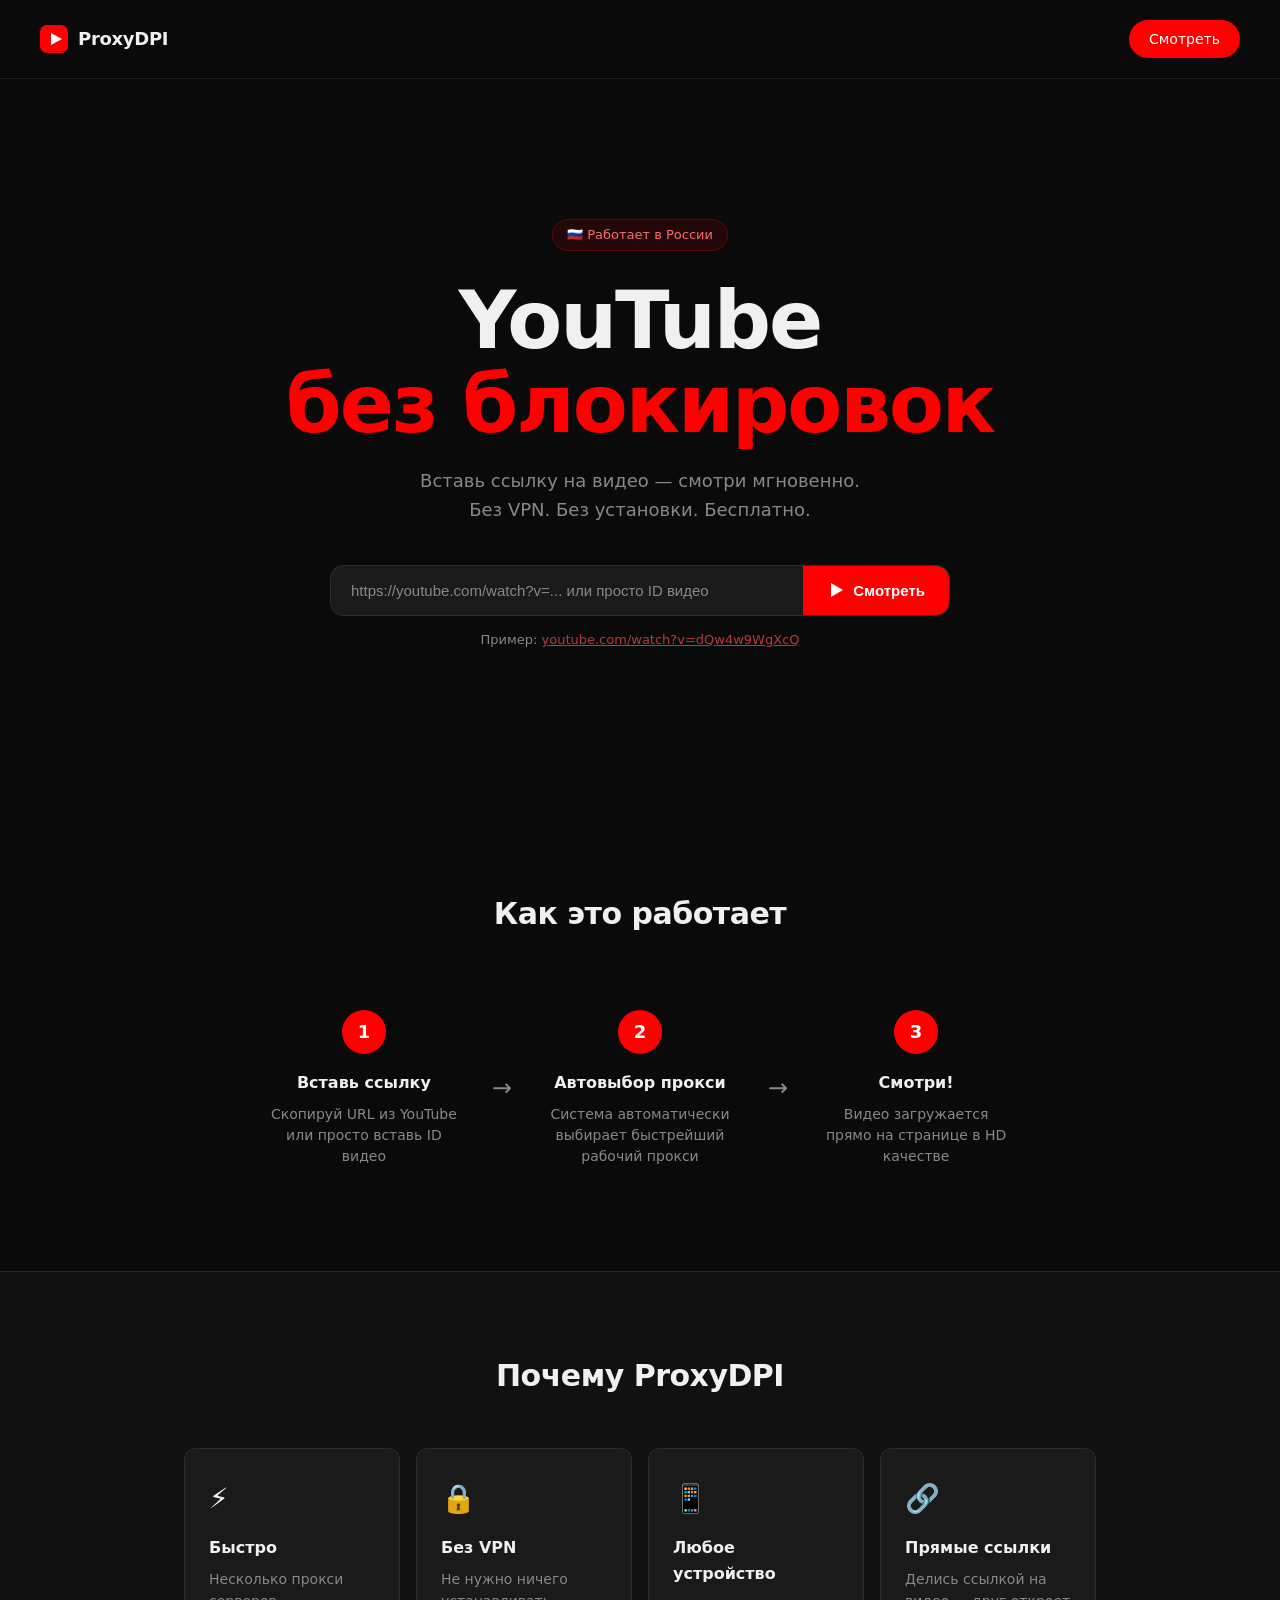
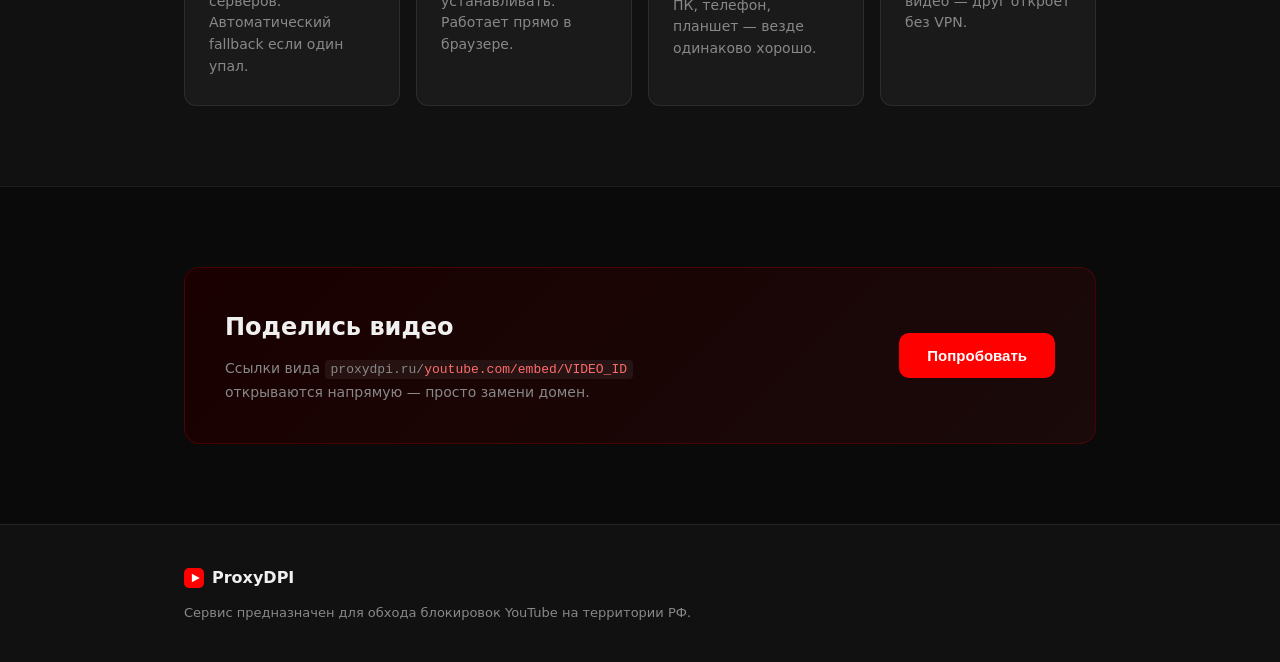
<file: index.html>
<!DOCTYPE html>
<html lang="ru">
<head>
  <meta charset="UTF-8" />
  <meta name="viewport" content="width=device-width, initial-scale=1.0" />
  <title>ProxyDPI — YouTube в России</title>
  <link rel="stylesheet" href="style.css" />
  <meta name="description" content="Смотри YouTube без VPN. Вставь ссылку — смотри прямо сейчас." />
</head>
<body>

  <!-- HERO -->
  <header class="hero">
    <nav class="nav">
      <div class="logo">
        <svg width="28" height="28" viewBox="0 0 28 28" fill="none">
          <rect width="28" height="28" rx="7" fill="#FF0000"/>
          <polygon points="11,8 22,14 11,20" fill="white"/>
        </svg>
        <span>ProxyDPI</span>
      </div>
      <a href="#watch" class="btn-nav">Смотреть</a>
    </nav>

    <div class="hero-content">
      <div class="badge">🇷🇺 Работает в России</div>
      <h1>YouTube<br/><span class="accent">без блокировок</span></h1>
      <p class="sub">Вставь ссылку на видео — смотри мгновенно.<br/>Без VPN. Без установки. Бесплатно.</p>

      <div class="search-box" id="watch">
        <input
          type="text"
          id="url-input"
          placeholder="https://youtube.com/watch?v=... или просто ID видео"
          autocomplete="off"
        />
        <button id="watch-btn" onclick="loadVideo()">
          <svg width="18" height="18" viewBox="0 0 18 18" fill="none">
            <polygon points="4,2 16,9 4,16" fill="currentColor"/>
          </svg>
          Смотреть
        </button>
      </div>
      <p class="hint">Пример: <a href="#" onclick="demo(); return false;">youtube.com/watch?v=dQw4w9WgXcQ</a></p>
    </div>
  </header>

  <!-- PLAYER SECTION -->
  <section class="player-section" id="player-section" style="display:none">
    <div class="container">
      <div class="player-header">
        <h2 id="player-title">Загрузка...</h2>
        <div class="proxy-status">
          <span class="dot" id="status-dot"></span>
          <span id="status-text">Подключение...</span>
        </div>
      </div>
      <div class="player-wrap" id="player-wrap">
        <div class="loader" id="loader">
          <div class="spinner"></div>
          <p>Ищем рабочий прокси...</p>
        </div>
        <iframe
          id="yt-frame"
          style="display:none"
          allowfullscreen
          allow="accelerometer; autoplay; clipboard-write; encrypted-media; gyroscope; picture-in-picture"
          frameborder="0"
        ></iframe>
        <div class="error-block" id="error-block" style="display:none">
          <div class="error-icon">⚠️</div>
          <h3>Не удалось загрузить</h3>
          <p id="error-msg">Все прокси недоступны. Попробуйте позже.</p>
          <button onclick="retryLoad()" class="btn-retry">Попробовать снова</button>
        </div>
      </div>
      <div class="player-actions">
        <button onclick="copyLink()" class="btn-action">
          <svg width="14" height="14" viewBox="0 0 14 14" fill="none"><rect x="4" y="4" width="8" height="8" rx="1.5" stroke="currentColor" stroke-width="1.2"/><path d="M2 10V2h8" stroke="currentColor" stroke-width="1.2" stroke-linecap="round"/></svg>
          Скопировать ссылку
        </button>
        <button onclick="openNewSearch()" class="btn-action">
          <svg width="14" height="14" viewBox="0 0 14 14" fill="none"><circle cx="6" cy="6" r="4" stroke="currentColor" stroke-width="1.2"/><path d="M9.5 9.5L12 12" stroke="currentColor" stroke-width="1.2" stroke-linecap="round"/></svg>
          Другое видео
        </button>
      </div>
    </div>
  </section>

  <!-- HOW IT WORKS -->
  <section class="how">
    <div class="container">
      <h2 class="section-title">Как это работает</h2>
      <div class="steps">
        <div class="step">
          <div class="step-num">1</div>
          <h3>Вставь ссылку</h3>
          <p>Скопируй URL из YouTube или просто вставь ID видео</p>
        </div>
        <div class="step-arrow">→</div>
        <div class="step">
          <div class="step-num">2</div>
          <h3>Автовыбор прокси</h3>
          <p>Система автоматически выбирает быстрейший рабочий прокси</p>
        </div>
        <div class="step-arrow">→</div>
        <div class="step">
          <div class="step-num">3</div>
          <h3>Смотри!</h3>
          <p>Видео загружается прямо на странице в HD качестве</p>
        </div>
      </div>
    </div>
  </section>

  <!-- FEATURES -->
  <section class="features">
    <div class="container">
      <h2 class="section-title">Почему ProxyDPI</h2>
      <div class="feat-grid">
        <div class="feat-card">
          <div class="feat-icon">⚡</div>
          <h3>Быстро</h3>
          <p>Несколько прокси серверов. Автоматический fallback если один упал.</p>
        </div>
        <div class="feat-card">
          <div class="feat-icon">🔒</div>
          <h3>Без VPN</h3>
          <p>Не нужно ничего устанавливать. Работает прямо в браузере.</p>
        </div>
        <div class="feat-card">
          <div class="feat-icon">📱</div>
          <h3>Любое устройство</h3>
          <p>ПК, телефон, планшет — везде одинаково хорошо.</p>
        </div>
        <div class="feat-card">
          <div class="feat-icon">🔗</div>
          <h3>Прямые ссылки</h3>
          <p>Делись ссылкой на видео — друг откроет без VPN.</p>
        </div>
      </div>
    </div>
  </section>

  <!-- SHARE / EMBED INFO -->
  <section class="share-section">
    <div class="container">
      <div class="share-box">
        <div>
          <h2>Поделись видео</h2>
          <p>Ссылки вида <code>proxydpi.ru/<span class="hl">youtube.com/embed/VIDEO_ID</span></code> открываются напрямую — просто замени домен.</p>
        </div>
        <button onclick="openNewSearch()" class="btn-primary">Попробовать</button>
      </div>
    </div>
  </section>

  <footer class="footer">
    <div class="container">
      <div class="footer-logo">
        <svg width="20" height="20" viewBox="0 0 28 28" fill="none">
          <rect width="28" height="28" rx="7" fill="#FF0000"/>
          <polygon points="11,8 22,14 11,20" fill="white"/>
        </svg>
        ProxyDPI
      </div>
      <p class="footer-note">Сервис предназначен для обхода блокировок YouTube на территории РФ.</p>
    </div>
  </footer>

  <script src="app.js"></script>
</body>
</html>
</file>
<file: style.css>
*, *::before, *::after {
  box-sizing: border-box;
  margin: 0;
  padding: 0;
}

:root {
  --red: #FF0000;
  --red-dark: #CC0000;
  --bg: #0a0a0a;
  --bg2: #111111;
  --bg3: #1a1a1a;
  --border: rgba(255,255,255,0.08);
  --text: #f0f0f0;
  --muted: #888;
  --accent: #FF3333;
  --radius: 12px;
  --radius-sm: 8px;
}

html { scroll-behavior: smooth; }

body {
  font-family: -apple-system, BlinkMacSystemFont, 'Segoe UI', system-ui, sans-serif;
  background: var(--bg);
  color: var(--text);
  line-height: 1.6;
  -webkit-font-smoothing: antialiased;
}

.container {
  max-width: 960px;
  margin: 0 auto;
  padding: 0 24px;
}

/* NAV */
.nav {
  display: flex;
  justify-content: space-between;
  align-items: center;
  padding: 20px 40px;
  border-bottom: 1px solid var(--border);
  max-width: 100%;
}

.logo {
  display: flex;
  align-items: center;
  gap: 10px;
  font-size: 18px;
  font-weight: 600;
  letter-spacing: -0.3px;
}

.btn-nav {
  background: var(--red);
  color: white;
  text-decoration: none;
  padding: 8px 20px;
  border-radius: 20px;
  font-size: 14px;
  font-weight: 500;
  transition: background 0.2s;
}
.btn-nav:hover { background: var(--red-dark); }

/* HERO */
.hero {
  background: var(--bg);
  min-height: 90vh;
  display: flex;
  flex-direction: column;
}

.hero-content {
  flex: 1;
  display: flex;
  flex-direction: column;
  align-items: center;
  justify-content: center;
  text-align: center;
  padding: 60px 24px 80px;
}

.badge {
  display: inline-block;
  background: rgba(255,0,0,0.1);
  border: 1px solid rgba(255,0,0,0.25);
  color: #FF6B6B;
  font-size: 13px;
  font-weight: 500;
  padding: 5px 14px;
  border-radius: 20px;
  margin-bottom: 28px;
}

h1 {
  font-size: clamp(42px, 8vw, 80px);
  font-weight: 700;
  line-height: 1.05;
  letter-spacing: -2px;
  margin-bottom: 20px;
}

.accent { color: var(--red); }

.sub {
  font-size: 18px;
  color: var(--muted);
  max-width: 480px;
  margin-bottom: 40px;
  line-height: 1.6;
}

/* SEARCH BOX */
.search-box {
  display: flex;
  width: 100%;
  max-width: 620px;
  background: var(--bg3);
  border: 1px solid var(--border);
  border-radius: 14px;
  overflow: hidden;
  transition: border-color 0.2s, box-shadow 0.2s;
}

.search-box:focus-within {
  border-color: rgba(255,0,0,0.4);
  box-shadow: 0 0 0 3px rgba(255,0,0,0.08);
}

.search-box input {
  flex: 1;
  background: transparent;
  border: none;
  outline: none;
  padding: 16px 20px;
  font-size: 15px;
  color: var(--text);
  min-width: 0;
}

.search-box input::placeholder { color: var(--muted); }

#watch-btn {
  display: flex;
  align-items: center;
  gap: 8px;
  background: var(--red);
  color: white;
  border: none;
  padding: 14px 24px;
  font-size: 15px;
  font-weight: 600;
  cursor: pointer;
  white-space: nowrap;
  transition: background 0.2s;
  border-radius: 0 12px 12px 0;
}
#watch-btn:hover { background: var(--red-dark); }
#watch-btn:active { transform: scale(0.98); }

.hint {
  margin-top: 14px;
  font-size: 13px;
  color: var(--muted);
}
.hint a { color: rgba(255,80,80,0.7); text-decoration: underline; cursor: pointer; }
.hint a:hover { color: var(--red); }

/* PLAYER SECTION */
.player-section {
  padding: 60px 0;
  background: var(--bg2);
  border-top: 1px solid var(--border);
  border-bottom: 1px solid var(--border);
}

.player-header {
  display: flex;
  justify-content: space-between;
  align-items: center;
  margin-bottom: 20px;
  flex-wrap: wrap;
  gap: 12px;
}

.player-header h2 {
  font-size: 20px;
  font-weight: 600;
}

.proxy-status {
  display: flex;
  align-items: center;
  gap: 8px;
  font-size: 13px;
  color: var(--muted);
}

.dot {
  width: 8px;
  height: 8px;
  border-radius: 50%;
  background: var(--muted);
}
.dot.green { background: #22c55e; box-shadow: 0 0 6px #22c55e44; }
.dot.red { background: #ef4444; }
.dot.yellow { background: #f59e0b; }

.player-wrap {
  width: 100%;
  aspect-ratio: 16/9;
  background: #000;
  border-radius: var(--radius);
  overflow: hidden;
  position: relative;
  border: 1px solid var(--border);
}

.loader {
  position: absolute;
  inset: 0;
  display: flex;
  flex-direction: column;
  align-items: center;
  justify-content: center;
  gap: 16px;
  color: var(--muted);
  font-size: 14px;
}

.spinner {
  width: 36px;
  height: 36px;
  border: 3px solid var(--border);
  border-top-color: var(--red);
  border-radius: 50%;
  animation: spin 0.8s linear infinite;
}

@keyframes spin { to { transform: rotate(360deg); } }

#yt-frame {
  width: 100%;
  height: 100%;
  border: none;
}

.error-block {
  position: absolute;
  inset: 0;
  display: flex;
  flex-direction: column;
  align-items: center;
  justify-content: center;
  gap: 12px;
  padding: 24px;
  text-align: center;
}

.error-icon { font-size: 36px; }
.error-block h3 { font-size: 18px; font-weight: 600; }
.error-block p { color: var(--muted); font-size: 14px; }

.btn-retry {
  background: var(--red);
  color: white;
  border: none;
  padding: 10px 22px;
  border-radius: 8px;
  font-size: 14px;
  font-weight: 500;
  cursor: pointer;
  margin-top: 8px;
}
.btn-retry:hover { background: var(--red-dark); }

.player-actions {
  display: flex;
  gap: 10px;
  margin-top: 16px;
  flex-wrap: wrap;
}

.btn-action {
  display: flex;
  align-items: center;
  gap: 6px;
  background: transparent;
  color: var(--muted);
  border: 1px solid var(--border);
  padding: 8px 16px;
  border-radius: 8px;
  font-size: 13px;
  cursor: pointer;
  transition: color 0.2s, border-color 0.2s;
}
.btn-action:hover { color: var(--text); border-color: rgba(255,255,255,0.2); }

/* HOW IT WORKS */
.how {
  padding: 80px 0;
  background: var(--bg);
}

.section-title {
  font-size: 30px;
  font-weight: 700;
  text-align: center;
  margin-bottom: 48px;
  letter-spacing: -0.5px;
}

.steps {
  display: flex;
  align-items: center;
  justify-content: center;
  gap: 0;
  flex-wrap: wrap;
}

.step {
  flex: 1;
  min-width: 180px;
  max-width: 240px;
  text-align: center;
  padding: 24px;
}

.step-num {
  width: 44px;
  height: 44px;
  border-radius: 50%;
  background: var(--red);
  color: white;
  font-size: 18px;
  font-weight: 700;
  display: flex;
  align-items: center;
  justify-content: center;
  margin: 0 auto 16px;
}

.step h3 { font-size: 16px; font-weight: 600; margin-bottom: 8px; }
.step p { font-size: 14px; color: var(--muted); line-height: 1.5; }

.step-arrow {
  font-size: 24px;
  color: var(--muted);
  padding: 0 8px;
  flex-shrink: 0;
}

/* FEATURES */
.features {
  padding: 80px 0;
  background: var(--bg2);
  border-top: 1px solid var(--border);
}

.feat-grid {
  display: grid;
  grid-template-columns: repeat(auto-fit, minmax(200px, 1fr));
  gap: 16px;
}

.feat-card {
  background: var(--bg3);
  border: 1px solid var(--border);
  border-radius: var(--radius);
  padding: 28px 24px;
  transition: border-color 0.2s;
}
.feat-card:hover { border-color: rgba(255,0,0,0.25); }

.feat-icon { font-size: 28px; margin-bottom: 14px; }
.feat-card h3 { font-size: 16px; font-weight: 600; margin-bottom: 8px; }
.feat-card p { font-size: 14px; color: var(--muted); line-height: 1.55; }

/* SHARE SECTION */
.share-section {
  padding: 80px 0;
  background: var(--bg);
  border-top: 1px solid var(--border);
}

.share-box {
  background: linear-gradient(135deg, #1a0000 0%, #1a0a0a 100%);
  border: 1px solid rgba(255,0,0,0.2);
  border-radius: 16px;
  padding: 40px;
  display: flex;
  align-items: center;
  justify-content: space-between;
  gap: 32px;
  flex-wrap: wrap;
}

.share-box h2 { font-size: 24px; font-weight: 700; margin-bottom: 10px; }
.share-box p { font-size: 14px; color: var(--muted); max-width: 440px; line-height: 1.6; }
code { background: rgba(255,255,255,0.06); padding: 2px 6px; border-radius: 4px; font-family: monospace; font-size: 13px; }
.hl { color: #FF6B6B; }

.btn-primary {
  background: var(--red);
  color: white;
  border: none;
  padding: 14px 28px;
  border-radius: 10px;
  font-size: 15px;
  font-weight: 600;
  cursor: pointer;
  white-space: nowrap;
  transition: background 0.2s;
  flex-shrink: 0;
}
.btn-primary:hover { background: var(--red-dark); }

/* FOOTER */
.footer {
  padding: 40px 0;
  border-top: 1px solid var(--border);
  background: var(--bg2);
}

.footer-logo {
  display: flex;
  align-items: center;
  gap: 8px;
  font-size: 16px;
  font-weight: 600;
  margin-bottom: 12px;
}

.footer-note {
  font-size: 13px;
  color: var(--muted);
}

/* TOAST */
.toast {
  position: fixed;
  bottom: 24px;
  right: 24px;
  background: #1f1f1f;
  border: 1px solid var(--border);
  color: var(--text);
  padding: 12px 20px;
  border-radius: 10px;
  font-size: 14px;
  opacity: 0;
  transform: translateY(10px);
  transition: opacity 0.3s, transform 0.3s;
  pointer-events: none;
  z-index: 1000;
}
.toast.show { opacity: 1; transform: translateY(0); }

/* RESPONSIVE */
@media (max-width: 600px) {
  .nav { padding: 16px 20px; }
  .hero-content { padding: 40px 20px 60px; }
  h1 { letter-spacing: -1px; }
  .search-box { flex-direction: column; border-radius: 12px; }
  #watch-btn { border-radius: 0 0 12px 12px; justify-content: center; }
  .step-arrow { display: none; }
  .steps { gap: 8px; }
  .share-box { flex-direction: column; padding: 28px 24px; }
  .player-header { flex-direction: column; align-items: flex-start; }
}
</file>
